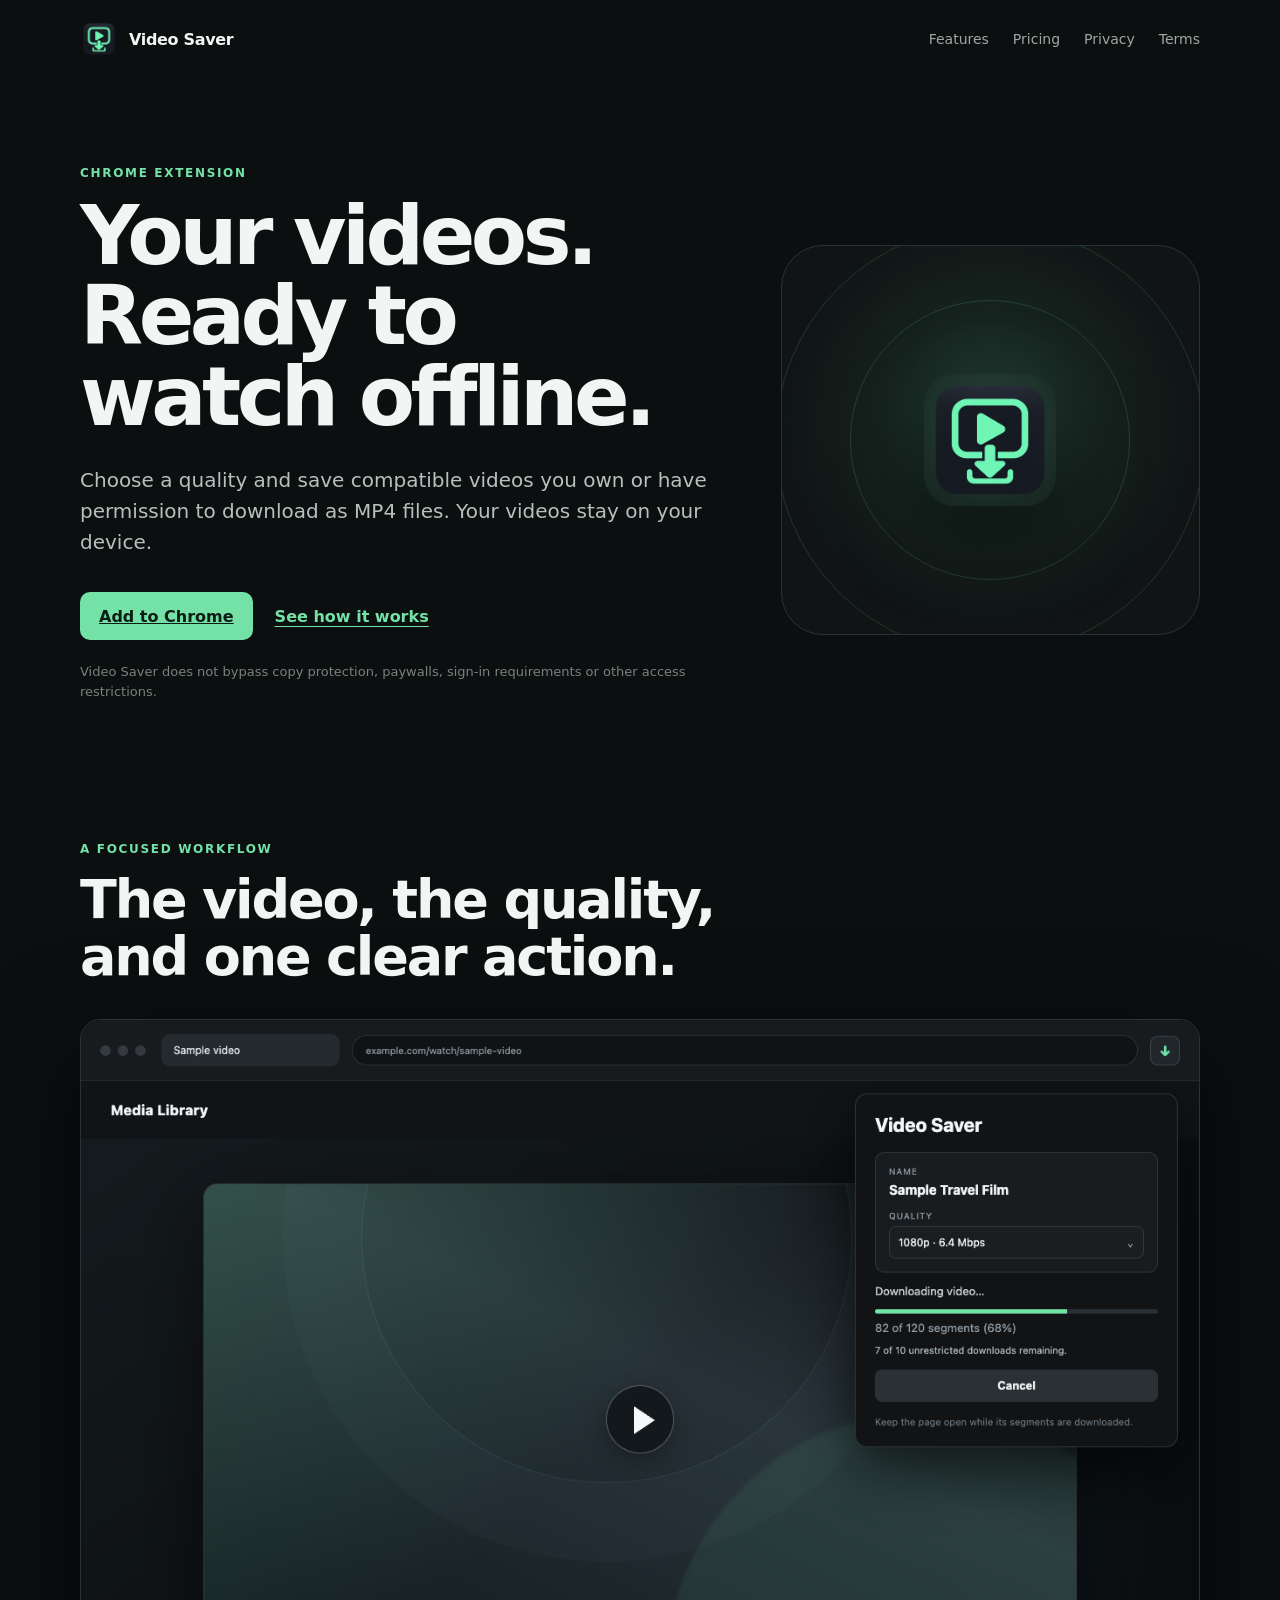
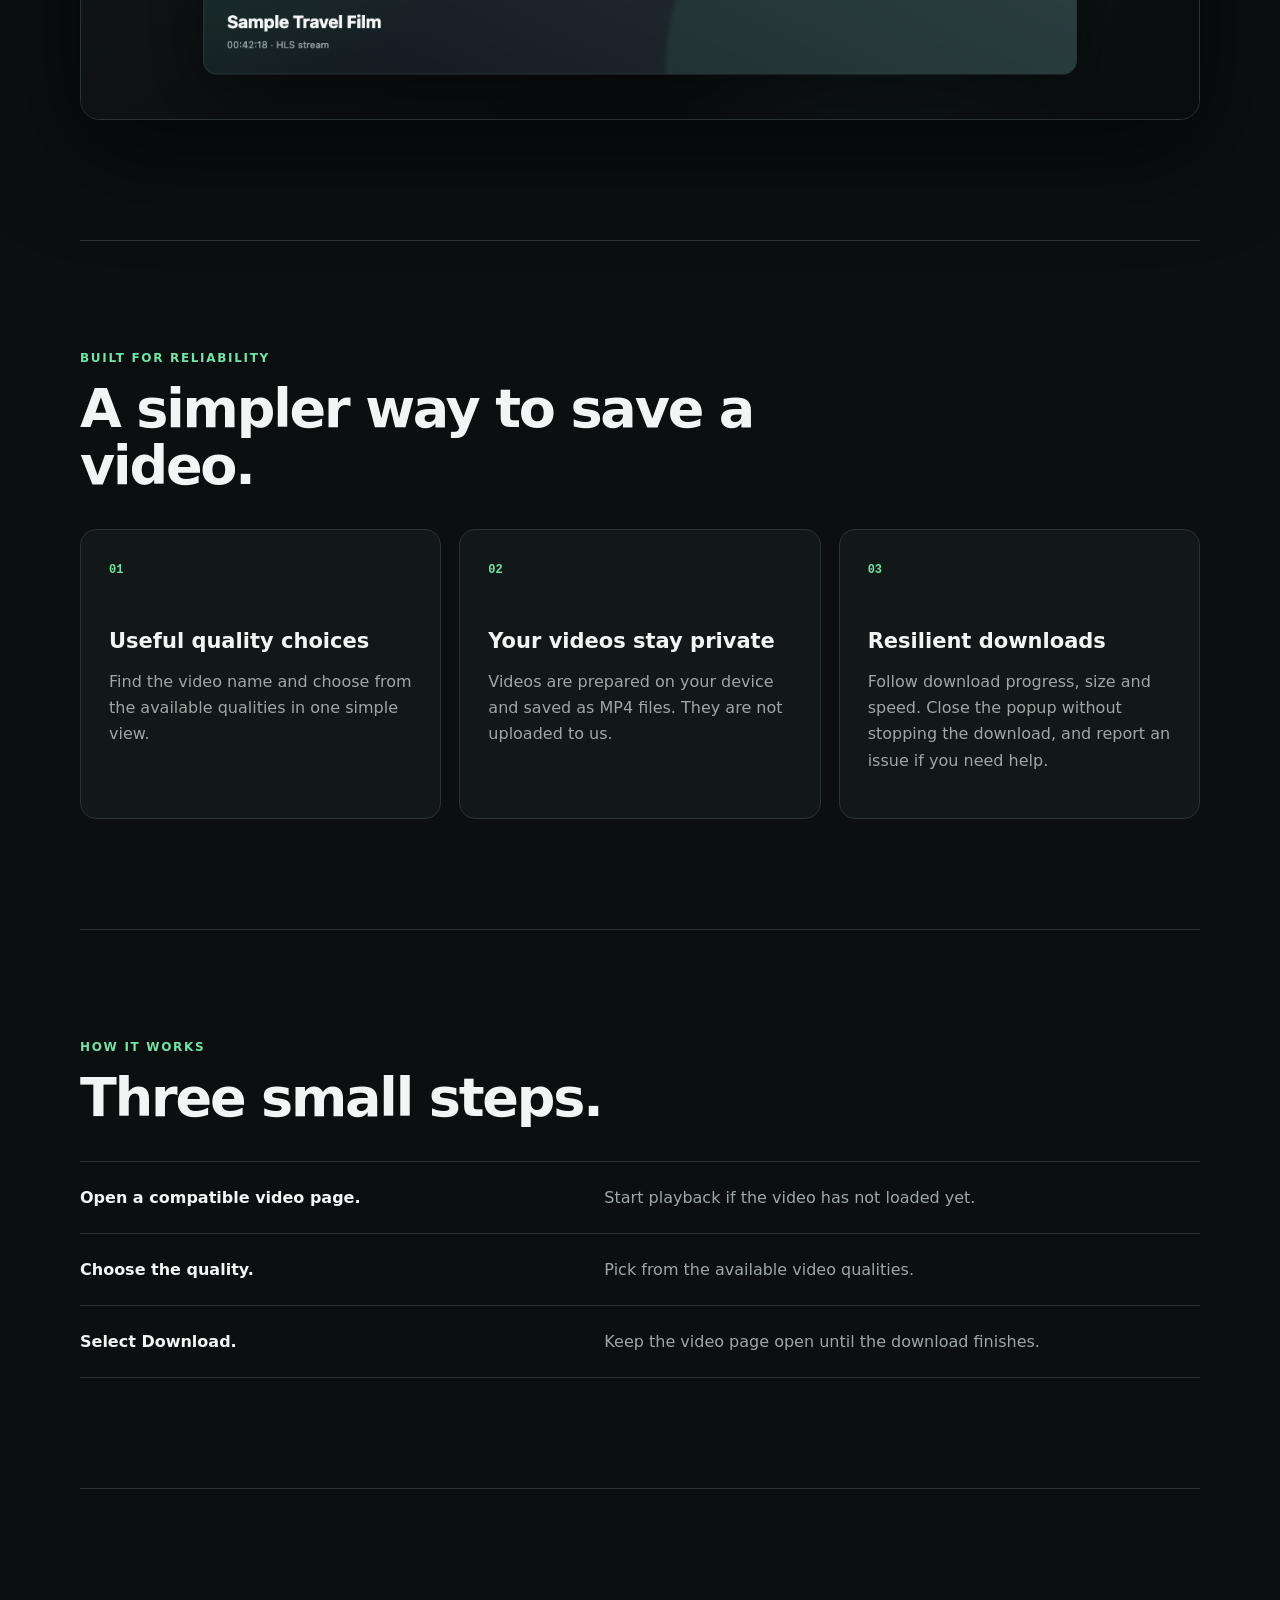
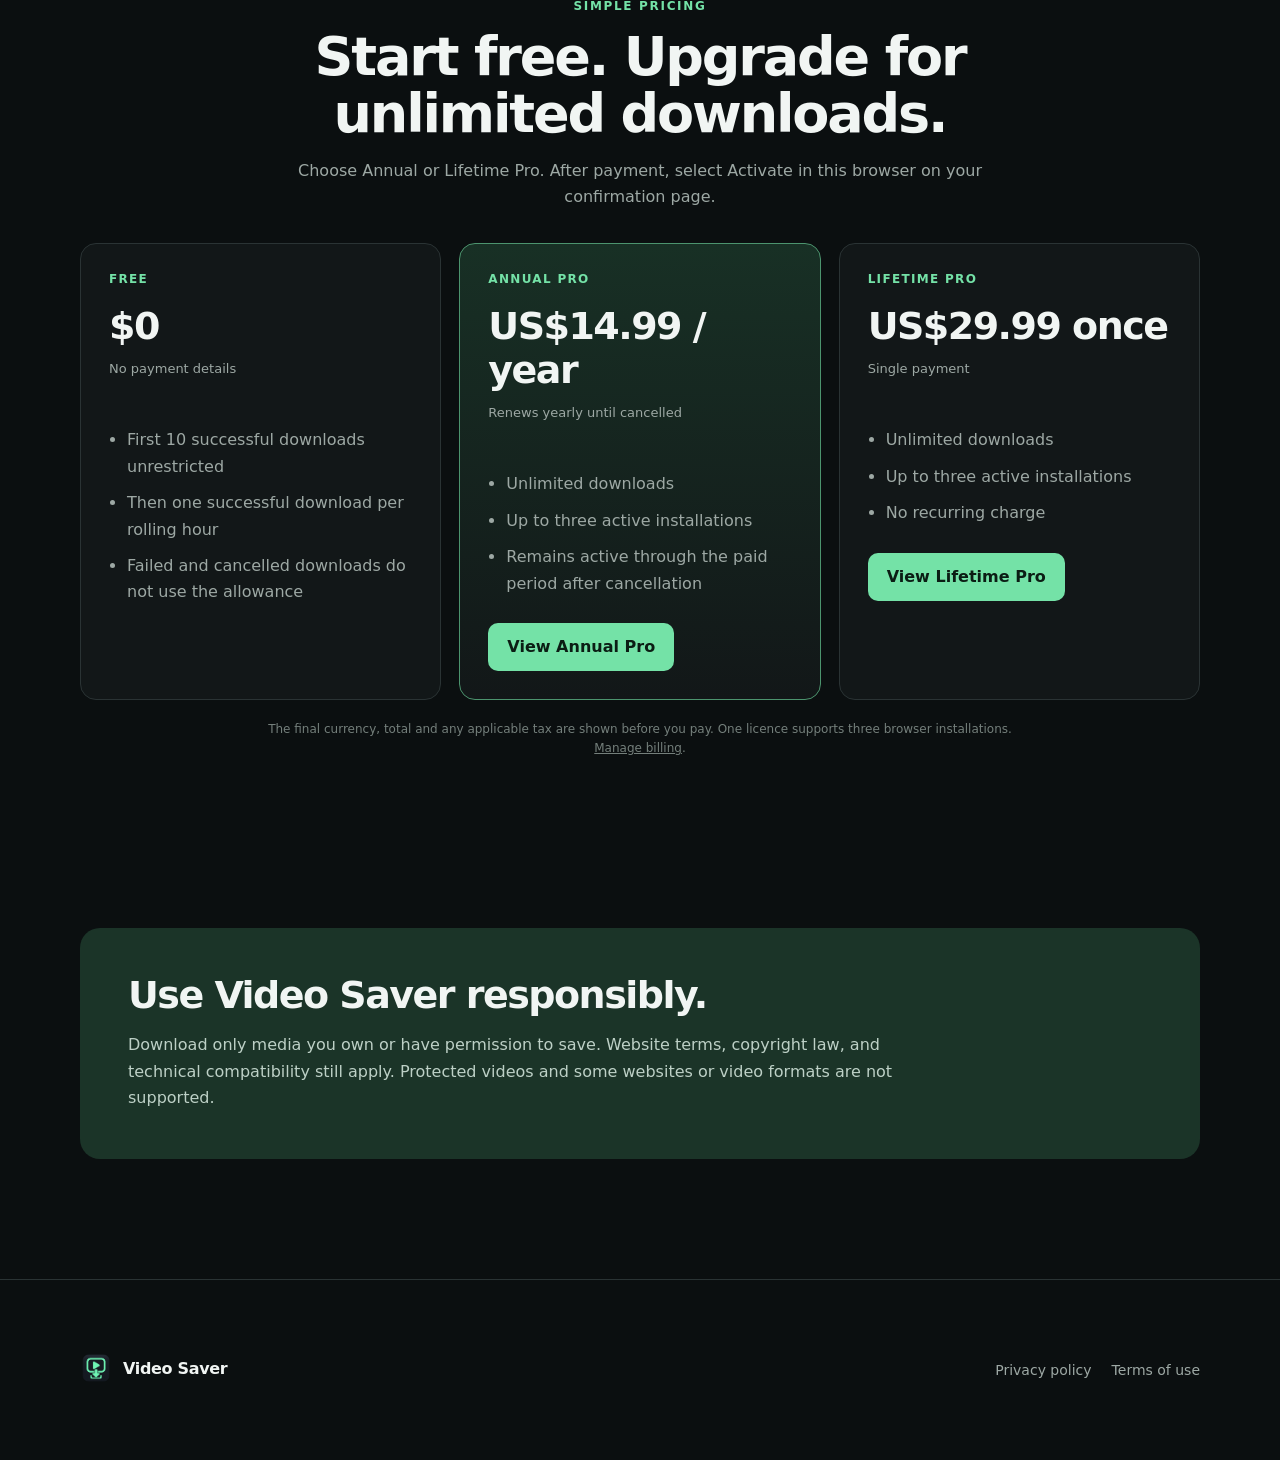
<file: index.html>
<!doctype html>
<html lang="en">

<head>
  <meta charset="utf-8">
  <meta name="viewport" content="width=device-width, initial-scale=1">
  <meta name="description"
    content="Save compatible videos you own or have permission to download as MP4 files.">
  <title>Video Saver — Save videos for offline viewing</title>
  <link rel="icon" href="assets/icon.png">
  <link rel="stylesheet" href="styles.css">
</head>

<body>
  <header class="nav shell">
    <a class="brand" href="index.html" aria-label="Video Saver home">
      <img src="assets/icon.png" width="38" height="38" alt="">
      <span>Video Saver</span>
    </a>
    <nav aria-label="Main navigation">
      <a href="#features">Features</a>
      <a href="upgrade.html">Pricing</a>
      <a href="privacy.html">Privacy</a>
      <a href="terms.html">Terms</a>
    </nav>
  </header>

  <main>
    <section class="hero shell">
      <div class="hero-copy">
        <p class="eyebrow">Chrome extension</p>
        <h1>Your videos. Ready to watch offline.</h1>
        <p class="lede">Choose a quality and save compatible videos you own or have permission to download as MP4 files. Your videos stay on your device.</p>
        <div class="hero-actions">
          <a class="button" href="https://chromewebstore.google.com/detail/agghiikpimdgpdildjpdkkhkfejehppe?utm_source=item-share-cb">Add to Chrome</a>
          <a class="text-link" href="#how-it-works">See how it works</a>
        </div>
        <p class="microcopy">Video Saver does not bypass copy protection, paywalls, sign-in requirements or other access restrictions.</p>
      </div>
      <div class="hero-mark" aria-hidden="true">
        <span class="ring ring-one"></span><span class="ring ring-two"></span>
        <img src="assets/icon.png" width="132" height="132" alt="">
      </div>
    </section>

    <section class="product-shot shell" aria-labelledby="preview-heading">
      <div class="section-heading">
        <p class="eyebrow">A focused workflow</p>
        <h2 id="preview-heading">The video, the quality, and one clear action.</h2>
      </div>
      <img src="assets/video-saver-screenshot.png" width="1280" height="800"
        alt="Video Saver downloading a sample travel film at 1080p">
    </section>

    <section id="features" class="feature-section shell">
      <div class="section-heading">
        <p class="eyebrow">Built for reliability</p>
        <h2>A simpler way to save a video.</h2>
      </div>
      <div class="feature-grid">
        <article><span>01</span>
          <h3>Useful quality choices</h3>
          <p>Find the video name and choose from the available qualities in one simple view.
          </p>
        </article>
        <article><span>02</span>
          <h3>Your videos stay private</h3>
          <p>Videos are prepared on your device and saved as MP4 files. They are not uploaded to us.</p>
        </article>
        <article><span>03</span>
          <h3>Resilient downloads</h3>
          <p>Follow download progress, size and speed. Close the popup without stopping the download, and report an issue if you need help.</p>
        </article>
      </div>
    </section>

    <section id="how-it-works" class="steps shell">
      <div class="section-heading">
        <p class="eyebrow">How it works</p>
        <h2>Three small steps.</h2>
      </div>
      <ol>
        <li><strong>Open a compatible video page.</strong><span>Start playback if the video has not loaded yet.</span>
        </li>
        <li><strong>Choose the quality.</strong><span>Pick from the available video qualities.</span></li>
        <li><strong>Select Download.</strong><span>Keep the video page open until the download finishes.</span></li>
      </ol>
    </section>

    <section id="pricing" class="pricing-section shell">
      <div class="section-heading centered">
        <p class="eyebrow">Simple pricing</p>
        <h2>Start free. Upgrade for unlimited downloads.</h2>
        <p>Choose Annual or Lifetime Pro. After payment, select Activate in this browser on your confirmation page.</p>
      </div>
      <div class="pricing-grid">
        <article class="price-card">
          <p class="plan">Free</p>
          <h3>$0</h3>
          <p class="price-note">No payment details</p>
          <ul>
            <li>First 10 successful downloads unrestricted</li>
            <li>Then one successful download per rolling hour</li>
            <li>Failed and cancelled downloads do not use the allowance</li>
          </ul>
        </article>
        <article class="price-card featured" data-plan="annual">
          <p class="plan">Annual Pro</p>
          <h3 data-price>See price at checkout</h3><p data-regional-price hidden></p>
          <p class="price-note">Renews yearly until cancelled</p>
          <ul>
            <li>Unlimited downloads</li>
            <li>Up to three active installations</li>
            <li>Remains active through the paid period after cancellation</li>
          </ul>
          <a class="button" href="upgrade.html">View Annual Pro</a>
        </article>
        <article class="price-card" data-plan="lifetime">
          <p class="plan">Lifetime Pro</p>
          <h3 data-price>See price at checkout</h3><p data-regional-price hidden></p>
          <p class="price-note">Single payment</p>
          <ul>
            <li>Unlimited downloads</li>
            <li>Up to three active installations</li>
            <li>No recurring charge</li>
          </ul>
          <a class="button" href="upgrade.html">View Lifetime Pro</a>
        </article>
      </div>
      <p class="pricing-legal">The final currency, total and any applicable tax are shown before you pay. One licence supports three browser installations. <a href="https://link.com" rel="noreferrer">Manage billing</a>.</p>
    </section>

    <section class="limits shell">
      <h2>Use Video Saver responsibly.</h2>
      <p>Download only media you own or have permission to save. Website terms, copyright law, and technical
        compatibility still apply. Protected videos and some websites or video formats are not supported.</p>
    </section>
  </main>

  <footer>
    <div class="shell footer-grid">
      <div><a class="brand" href="index.html"><img src="assets/icon.png" width="32" height="32" alt=""><span>Video
            Saver</span></a></div>
      <div class="footer-links"><a href="privacy.html">Privacy policy</a><a href="terms.html">Terms of use</a></div>
    </div>
  </footer>
  <script src="purchase-config.js"></script><script src="purchase.js"></script>
</body>

</html>
</file>
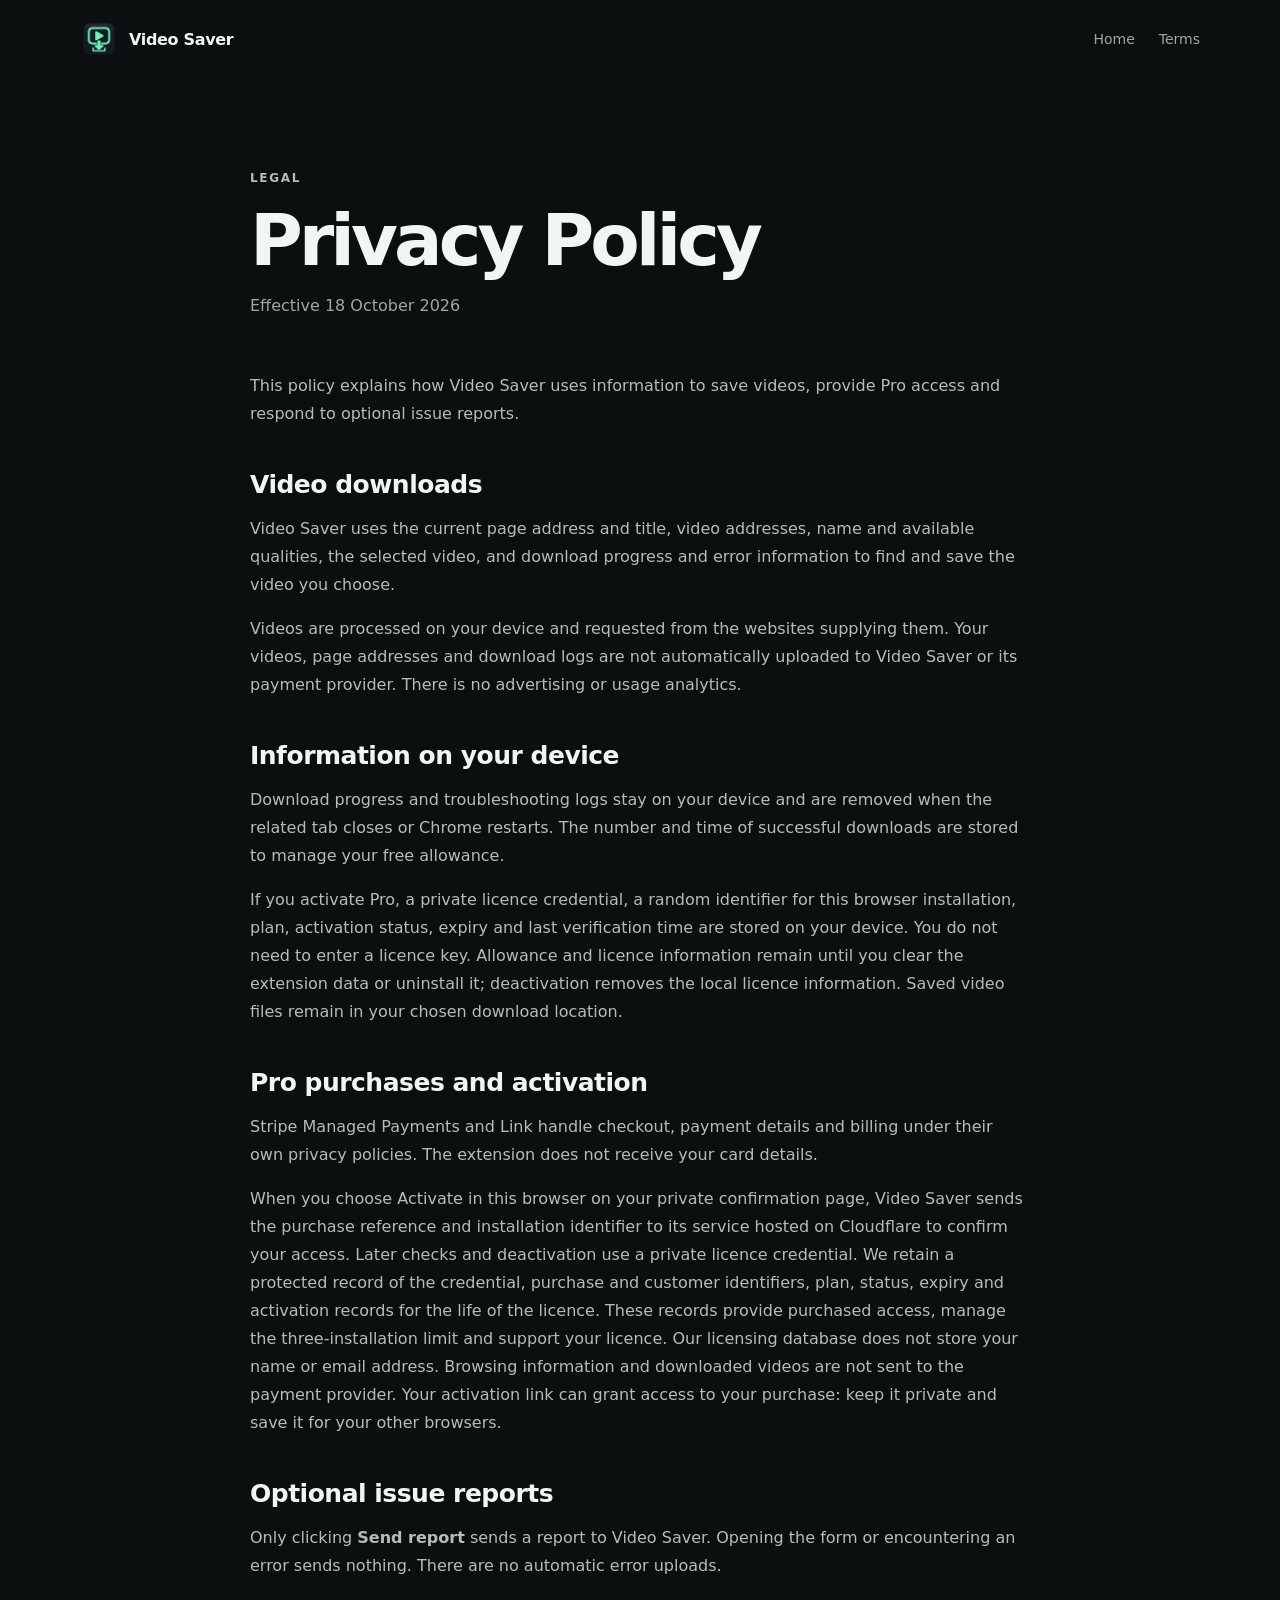
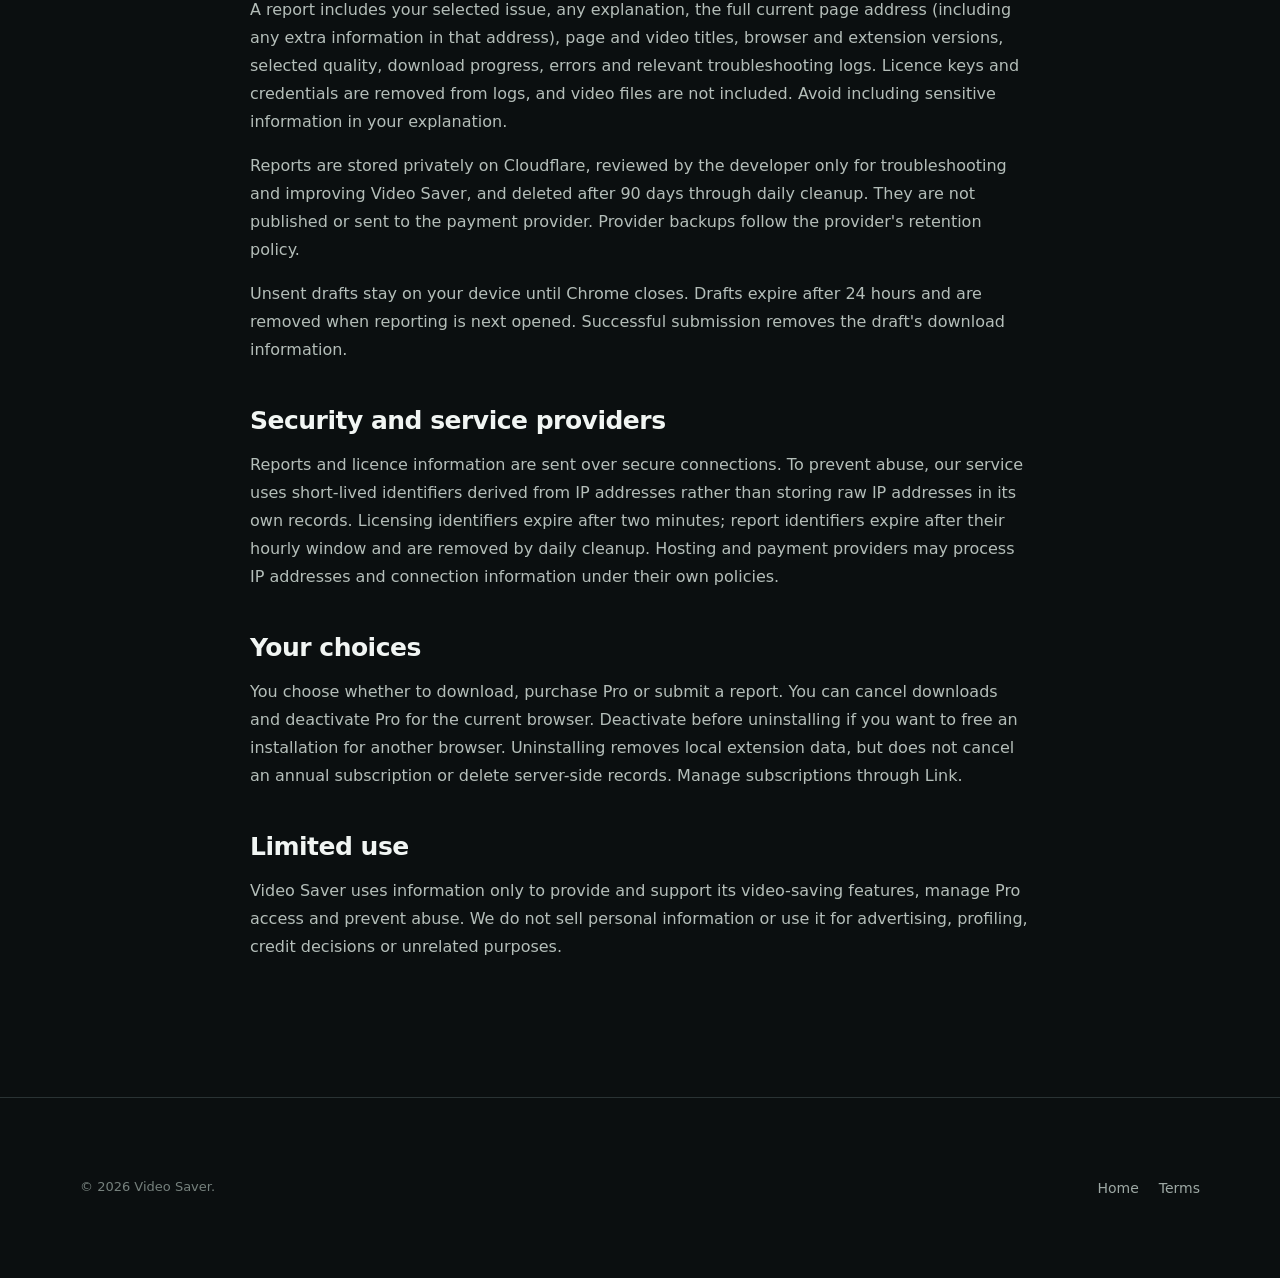
<file: privacy.html>
<!doctype html>
<html lang="en">
  <head><meta charset="utf-8"><meta name="viewport" content="width=device-width, initial-scale=1"><meta name="description" content="Video Saver privacy policy"><title>Privacy Policy — Video Saver</title><link rel="icon" href="assets/icon.png"><link rel="stylesheet" href="styles.css"></head>
  <body>
    <header class="nav shell"><a class="brand" href="index.html"><img src="assets/icon.png" width="38" height="38" alt=""><span>Video Saver</span></a><nav><a href="index.html">Home</a><a href="terms.html">Terms</a></nav></header>
    <main class="legal shell">
      <p class="eyebrow">Legal</p><h1>Privacy Policy</h1><p class="effective">Effective 18 October 2026</p>
      <p>This policy explains how Video Saver uses information to save videos, provide Pro access and respond to optional issue reports.</p>
      <h2>Video downloads</h2>
      <p>Video Saver uses the current page address and title, video addresses, name and available qualities, the selected video, and download progress and error information to find and save the video you choose.</p>
      <p>Videos are processed on your device and requested from the websites supplying them. Your videos, page addresses and download logs are not automatically uploaded to Video Saver or its payment provider. There is no advertising or usage analytics.</p>
      <h2>Information on your device</h2>
      <p>Download progress and troubleshooting logs stay on your device and are removed when the related tab closes or Chrome restarts. The number and time of successful downloads are stored to manage your free allowance.</p>
      <p>If you activate Pro, a private licence credential, a random identifier for this browser installation, plan, activation status, expiry and last verification time are stored on your device. You do not need to enter a licence key. Allowance and licence information remain until you clear the extension data or uninstall it; deactivation removes the local licence information. Saved video files remain in your chosen download location.</p>
      <h2>Pro purchases and activation</h2>
      <p>Stripe Managed Payments and Link handle checkout, payment details and billing under their own privacy policies. The extension does not receive your card details.</p>
      <p>When you choose Activate in this browser on your private confirmation page, Video Saver sends the purchase reference and installation identifier to its service hosted on Cloudflare to confirm your access. Later checks and deactivation use a private licence credential. We retain a protected record of the credential, purchase and customer identifiers, plan, status, expiry and activation records for the life of the licence. These records provide purchased access, manage the three-installation limit and support your licence. Our licensing database does not store your name or email address. Browsing information and downloaded videos are not sent to the payment provider. Your activation link can grant access to your purchase: keep it private and save it for your other browsers.</p>
      <h2>Optional issue reports</h2>
      <p>Only clicking <strong>Send report</strong> sends a report to Video Saver. Opening the form or encountering an error sends nothing. There are no automatic error uploads.</p>
      <p>A report includes your selected issue, any explanation, the full current page address (including any extra information in that address), page and video titles, browser and extension versions, selected quality, download progress, errors and relevant troubleshooting logs. Licence keys and credentials are removed from logs, and video files are not included. Avoid including sensitive information in your explanation.</p>
      <p>Reports are stored privately on Cloudflare, reviewed by the developer only for troubleshooting and improving Video Saver, and deleted after 90 days through daily cleanup. They are not published or sent to the payment provider. Provider backups follow the provider's retention policy.</p>
      <p>Unsent drafts stay on your device until Chrome closes. Drafts expire after 24 hours and are removed when reporting is next opened. Successful submission removes the draft's download information.</p>
      <h2>Security and service providers</h2>
      <p>Reports and licence information are sent over secure connections. To prevent abuse, our service uses short-lived identifiers derived from IP addresses rather than storing raw IP addresses in its own records. Licensing identifiers expire after two minutes; report identifiers expire after their hourly window and are removed by daily cleanup. Hosting and payment providers may process IP addresses and connection information under their own policies.</p>
      <h2>Your choices</h2>
      <p>You choose whether to download, purchase Pro or submit a report. You can cancel downloads and deactivate Pro for the current browser. Deactivate before uninstalling if you want to free an installation for another browser. Uninstalling removes local extension data, but does not cancel an annual subscription or delete server-side records. Manage subscriptions through Link.</p>
      <h2>Limited use</h2>
      <p>Video Saver uses information only to provide and support its video-saving features, manage Pro access and prevent abuse. We do not sell personal information or use it for advertising, profiling, credit decisions or unrelated purposes.</p>
    </main>
    <footer><div class="shell footer-grid"><p>© 2026 Video Saver.</p><div class="footer-links"><a href="index.html">Home</a><a href="terms.html">Terms</a></div></div></footer>
  </body>
</html>
</file>
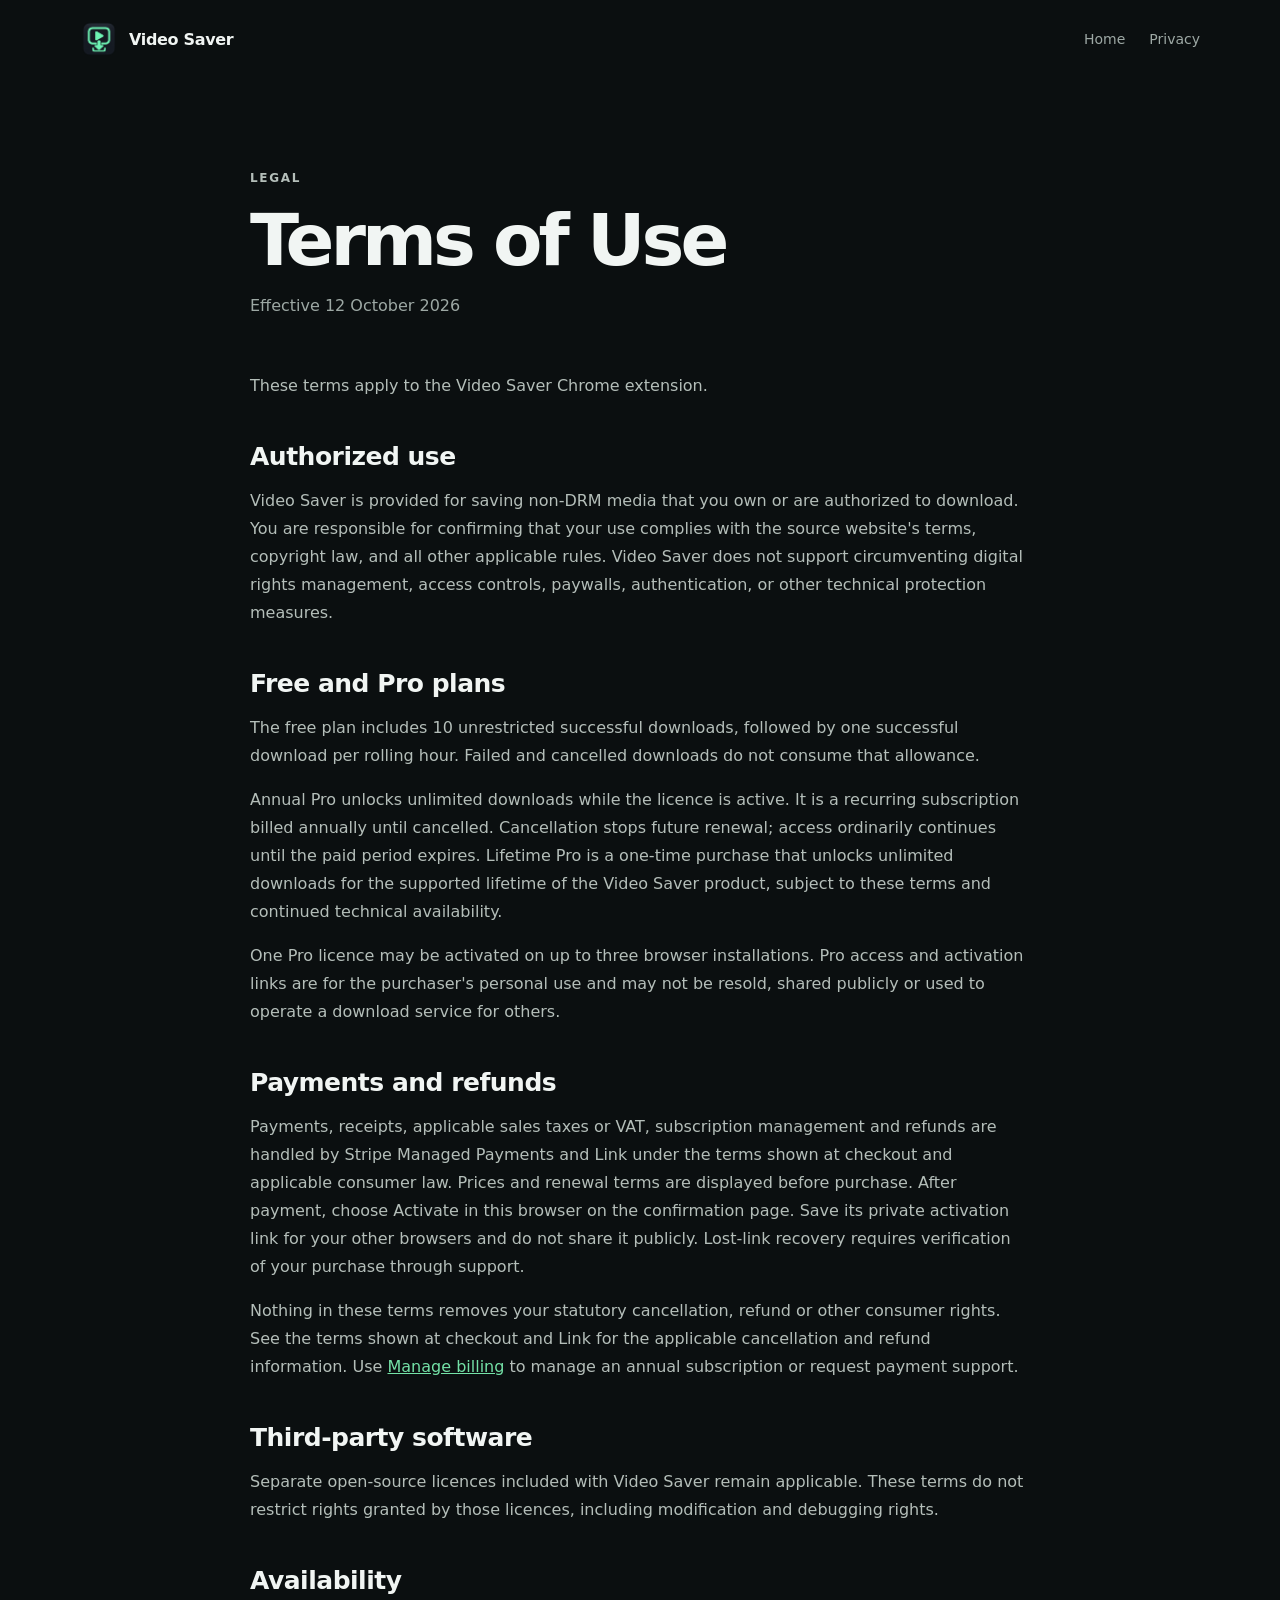
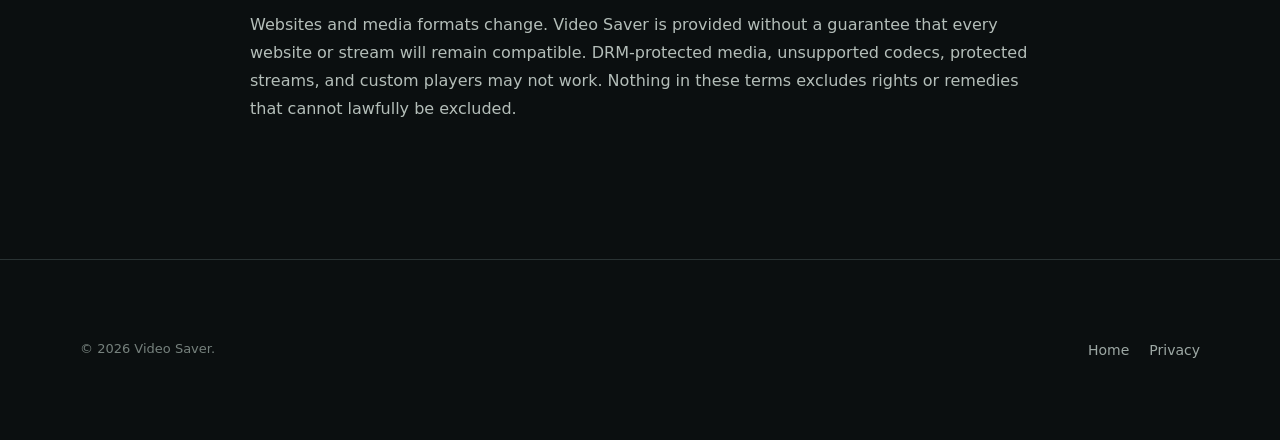
<file: terms.html>
<!doctype html>
<html lang="en">
  <head><meta charset="utf-8"><meta name="viewport" content="width=device-width, initial-scale=1"><meta name="description" content="Video Saver terms of use"><title>Terms of Use — Video Saver</title><link rel="icon" href="assets/icon.png"><link rel="stylesheet" href="styles.css"></head>
  <body>
    <header class="nav shell"><a class="brand" href="index.html"><img src="assets/icon.png" width="38" height="38" alt=""><span>Video Saver</span></a><nav><a href="index.html">Home</a><a href="privacy.html">Privacy</a></nav></header>
    <main class="legal shell">
      <p class="eyebrow">Legal</p><h1>Terms of Use</h1><p class="effective">Effective 12 October 2026</p>
      <p>These terms apply to the Video Saver Chrome extension.</p>
      <h2>Authorized use</h2><p>Video Saver is provided for saving non-DRM media that you own or are authorized to download. You are responsible for confirming that your use complies with the source website's terms, copyright law, and all other applicable rules. Video Saver does not support circumventing digital rights management, access controls, paywalls, authentication, or other technical protection measures.</p>
      <h2>Free and Pro plans</h2><p>The free plan includes 10 unrestricted successful downloads, followed by one successful download per rolling hour. Failed and cancelled downloads do not consume that allowance.</p><p>Annual Pro unlocks unlimited downloads while the licence is active. It is a recurring subscription billed annually until cancelled. Cancellation stops future renewal; access ordinarily continues until the paid period expires. Lifetime Pro is a one-time purchase that unlocks unlimited downloads for the supported lifetime of the Video Saver product, subject to these terms and continued technical availability.</p><p>One Pro licence may be activated on up to three browser installations. Pro access and activation links are for the purchaser's personal use and may not be resold, shared publicly or used to operate a download service for others.</p>
      <h2>Payments and refunds</h2><p>Payments, receipts, applicable sales taxes or VAT, subscription management and refunds are handled by Stripe Managed Payments and Link under the terms shown at checkout and applicable consumer law. Prices and renewal terms are displayed before purchase. After payment, choose Activate in this browser on the confirmation page. Save its private activation link for your other browsers and do not share it publicly. Lost-link recovery requires verification of your purchase through support.</p><p>Nothing in these terms removes your statutory cancellation, refund or other consumer rights. See the terms shown at checkout and Link for the applicable cancellation and refund information. Use <a href="https://link.com" rel="noreferrer">Manage billing</a> to manage an annual subscription or request payment support.</p>
      <h2>Third-party software</h2><p>Separate open-source licences included with Video Saver remain applicable. These terms do not restrict rights granted by those licences, including modification and debugging rights.</p>
      <h2>Availability</h2><p>Websites and media formats change. Video Saver is provided without a guarantee that every website or stream will remain compatible. DRM-protected media, unsupported codecs, protected streams, and custom players may not work. Nothing in these terms excludes rights or remedies that cannot lawfully be excluded.</p>
    </main>
    <footer><div class="shell footer-grid"><p>© 2026 Video Saver.</p><div class="footer-links"><a href="index.html">Home</a><a href="privacy.html">Privacy</a></div></div></footer>
  </body>
</html>
</file>
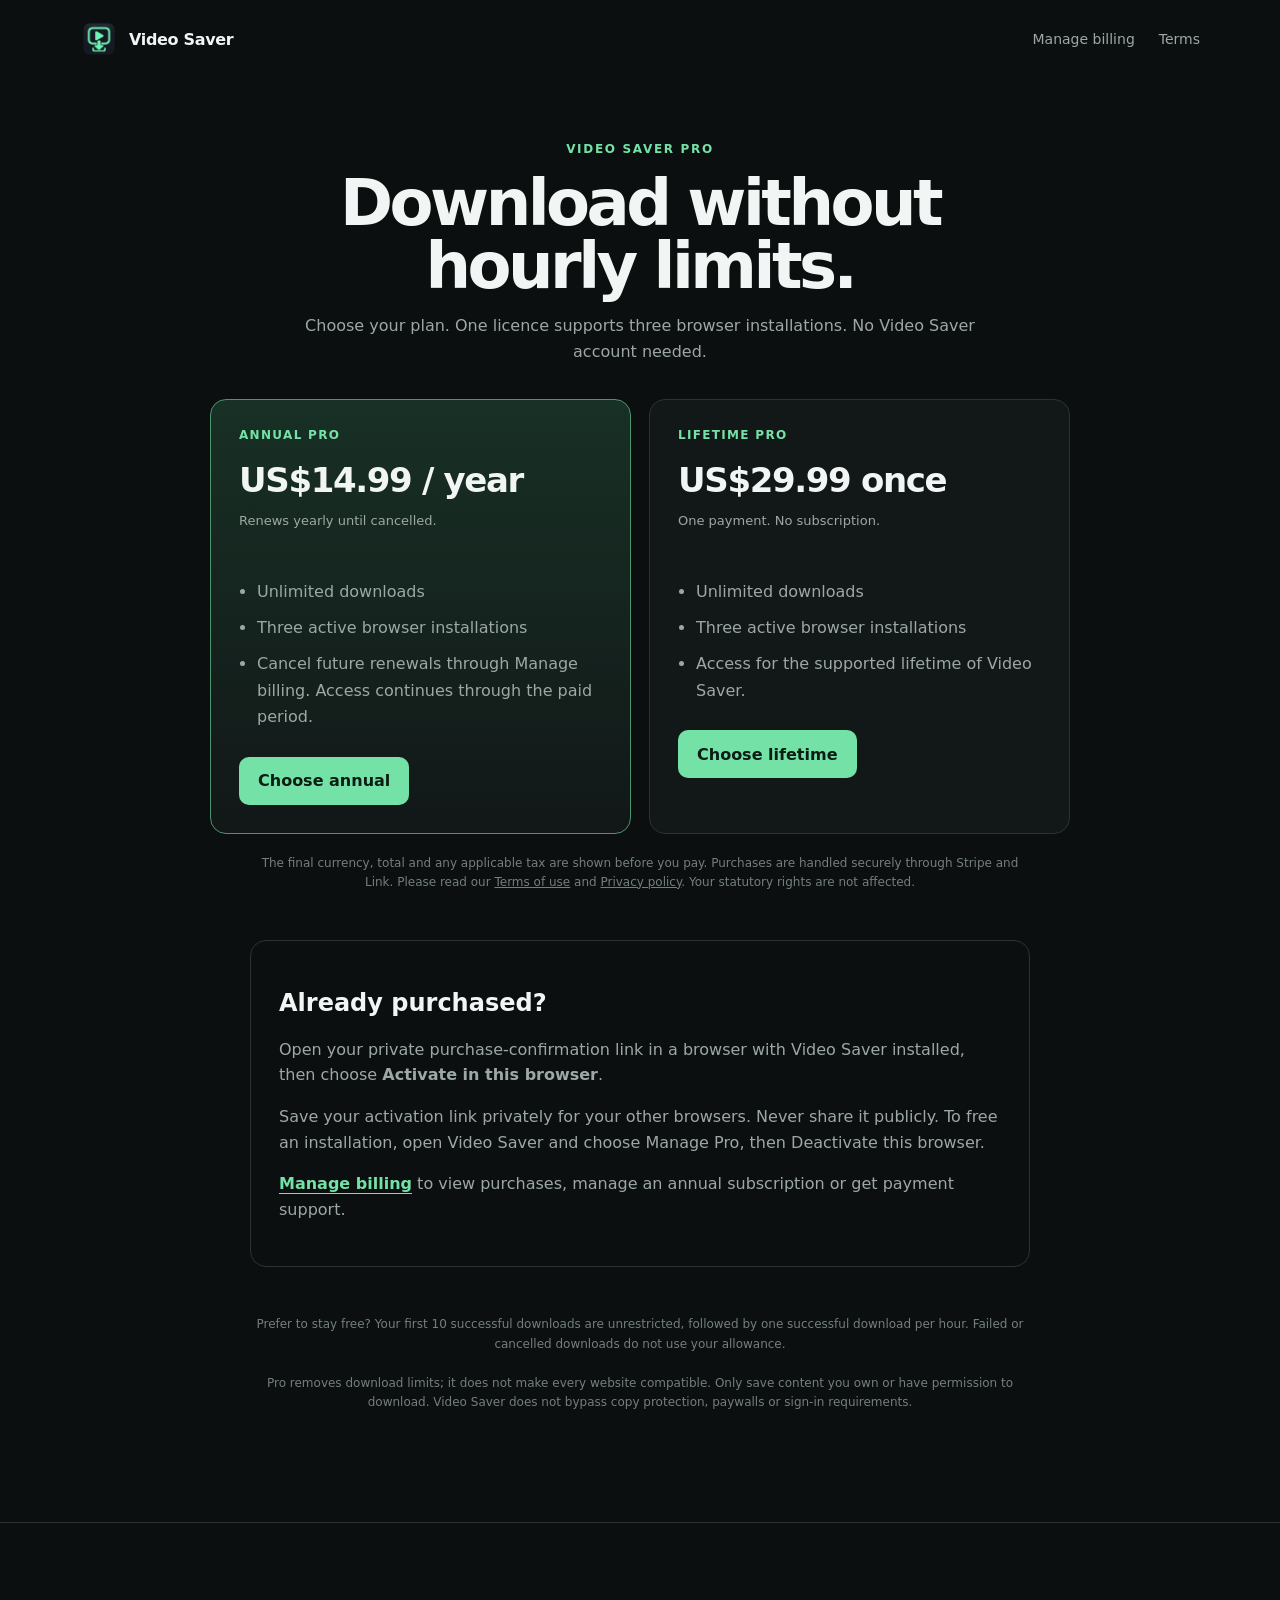
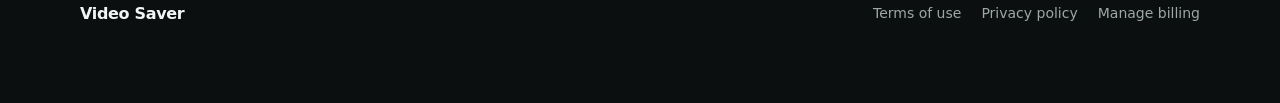
<file: upgrade.html>
<!doctype html>
<html lang="en">

<head>
  <meta charset="utf-8">
  <meta name="viewport" content="width=device-width, initial-scale=1">
  <meta name="description" content="Choose Annual or Lifetime Video Saver Pro for unlimited downloads.">
  <title>Video Saver Pro — Unlimited downloads</title>
  <link rel="icon" href="assets/icon.png">
  <link rel="stylesheet" href="styles.css">
</head>

<body>
  <header class="nav shell">
    <a class="brand" href="index.html"><img src="assets/icon.png" width="38" height="38" alt=""><span>Video
        Saver</span></a>
    <nav><a href="https://link.com" rel="noreferrer">Manage billing</a><a href="terms.html">Terms</a></nav>
  </header>
  <main>
    <section class="pricing-section shell purchase-page">
      <div class="section-heading centered">
        <p class="eyebrow">Video Saver Pro</p>
        <h1>Download without hourly limits.</h1>
        <p>Choose your plan. One licence supports three browser installations. No Video Saver account needed.</p>
      </div>
      <div class="pricing-grid pro-grid">
        <article class="price-card featured" data-plan="annual">
          <p class="plan">Annual Pro</p>
          <h2 data-price>See price at checkout</h2>
          <p data-regional-price hidden></p>
          <p class="price-note">Renews yearly until cancelled.</p>
          <ul>
            <li>Unlimited downloads</li>
            <li>Three active browser installations</li>
            <li>Cancel future renewals through Manage billing. Access continues through the paid period.</li>
          </ul>
          <a class="button disabled" data-checkout aria-disabled="true">Choose annual</a>
        </article>
        <article class="price-card" data-plan="lifetime">
          <p class="plan">Lifetime Pro</p>
          <h2 data-price>See price at checkout</h2>
          <p data-regional-price hidden></p>
          <p class="price-note">One payment. No subscription.</p>
          <ul>
            <li>Unlimited downloads</li>
            <li>Three active browser installations</li>
            <li>Access for the supported lifetime of Video Saver.</li>
          </ul>
          <a class="button disabled" data-checkout aria-disabled="true">Choose lifetime</a>
        </article>
      </div>
      <p class="pricing-legal">The final currency, total and any applicable tax are shown before you pay. Purchases are
        handled securely through Stripe and Link. Please read our <a href="terms.html">Terms of use</a> and <a
          href="privacy.html">Privacy policy</a>. Your statutory rights are not affected.</p>
      <section class="activation-help">
        <h2>Already purchased?</h2>
        <p>Open your private purchase-confirmation link in a browser with Video Saver installed, then choose
          <strong>Activate in this browser</strong>.</p>
        <p>Save your activation link privately for your other browsers. Never share it publicly. To free an
          installation, open Video Saver and choose Manage Pro, then Deactivate this browser.</p>
        <p><a class="text-link" href="https://link.com" rel="noreferrer">Manage billing</a> to view purchases, manage an
          annual subscription or get payment support.</p>
      </section>
      <p class="pricing-legal">Prefer to stay free? Your first 10 successful downloads are unrestricted, followed by one
        successful download per hour. Failed or cancelled downloads do not use your allowance.</p>
      <p class="pricing-legal">Pro removes download limits; it does not make every website compatible. Only save content
        you own or have permission to download. Video Saver does not bypass copy protection, paywalls or sign-in
        requirements.</p>
    </section>
  </main>
  <footer>
    <div class="shell footer-grid"><a class="brand" href="index.html">Video Saver</a>
      <div class="footer-links"><a href="terms.html">Terms of use</a><a href="privacy.html">Privacy policy</a><a
          href="https://link.com" rel="noreferrer">Manage billing</a></div>
    </div>
  </footer>
  <script src="purchase-config.js"></script>
  <script src="purchase.js"></script>
</body>

</html>
</file>
<file: styles.css>
:root {
  color-scheme: dark;
  --bg: #0b0f10; --surface: #121718; --surface-2: #192021; --line: #2a3334;
  --text: #f1f5f3; --muted: #9da8a4; --green: #74e2a7; --green-soft: #1b3428;
  font-family: Inter, ui-sans-serif, system-ui, -apple-system, BlinkMacSystemFont, "Segoe UI", sans-serif;
}
* { box-sizing: border-box; }
html { scroll-behavior: smooth; }
body { margin: 0; background: var(--bg); color: var(--text); }
a { color: inherit; }
.shell { width: min(1120px, calc(100% - 40px)); margin-inline: auto; }
.nav { min-height: 78px; display: flex; align-items: center; justify-content: space-between; gap: 24px; }
.brand { display: inline-flex; align-items: center; gap: 11px; text-decoration: none; font-weight: 780; letter-spacing: -.02em; }
.brand img { border-radius: 9px; }
nav { display: flex; gap: 24px; }
nav a, .footer-links a { color: var(--muted); text-decoration: none; font-size: 14px; }
nav a:hover, .footer-links a:hover { color: var(--text); }
.hero { min-height: 640px; display: grid; grid-template-columns: 1.2fr .8fr; align-items: center; gap: 72px; padding-block: 88px; }
.eyebrow { margin: 0 0 16px; color: var(--green); font-size: 12px; font-weight: 800; letter-spacing: .14em; text-transform: uppercase; }
h1 { max-width: 780px; margin: 0; font-size: clamp(48px, 7vw, 82px); line-height: .98; letter-spacing: -.055em; }
.lede { max-width: 660px; margin: 28px 0 0; color: #b6c0bd; font-size: 20px; line-height: 1.55; }
.hero-actions { display: flex; align-items: center; gap: 22px; margin-top: 34px; }
.button { display: inline-flex; min-height: 48px; align-items: center; padding: 0 19px; border-radius: 10px; background: var(--green); color: #0b1d14; font-weight: 800; }
.button.disabled { cursor: default; opacity: .82; }
.text-link { color: var(--green); font-weight: 700; text-underline-offset: 4px; }
.microcopy { max-width: 620px; margin-top: 22px; color: #77827e; font-size: 13px; line-height: 1.5; }
.hero-mark { position: relative; display: grid; min-height: 390px; place-items: center; overflow: hidden; border: 1px solid var(--line); border-radius: 42px; background: radial-gradient(circle at 50% 45%, #27463a 0, #16231e 36%, #101415 70%); }
.hero-mark img { position: relative; z-index: 2; border-radius: 30px; box-shadow: 0 28px 80px #0008; }
.ring { position: absolute; border: 1px solid #74e2a72b; border-radius: 50%; }
.ring-one { width: 280px; height: 280px; }.ring-two { width: 430px; height: 430px; }
.section-heading { max-width: 700px; margin-bottom: 34px; }
.section-heading.centered { margin-inline: auto; text-align: center; }
.section-heading h2, .limits h2 { margin: 0; font-size: clamp(34px, 5vw, 54px); line-height: 1.05; letter-spacing: -.04em; }
.section-heading > p:last-child { color: var(--muted); line-height: 1.6; }
.product-shot { padding: 40px 0 120px; }
.product-shot > img { display: block; width: 100%; height: auto; border: 1px solid var(--line); border-radius: 20px; box-shadow: 0 30px 100px #0009; }
.feature-section, .steps, .pricing-section { padding: 110px 0; border-top: 1px solid var(--line); }
.feature-grid, .pricing-grid { display: grid; grid-template-columns: repeat(3, 1fr); gap: 18px; }
.feature-grid article, .price-card { padding: 28px; border: 1px solid var(--line); border-radius: 16px; background: var(--surface); }
.feature-grid article > span { color: var(--green); font: 700 12px ui-monospace, monospace; }
.feature-grid h3 { margin: 52px 0 10px; font-size: 21px; }
.feature-grid p, .price-card li, .limits p { color: var(--muted); line-height: 1.65; }
.steps ol { margin: 0; padding: 0; list-style: none; border-top: 1px solid var(--line); }
.steps li { display: grid; grid-template-columns: 1fr 1.2fr; gap: 28px; padding: 26px 0; border-bottom: 1px solid var(--line); }
.steps li span { color: var(--muted); }
.price-card.featured { border-color: #4c946e; background: linear-gradient(180deg, #183025, var(--surface)); }
.plan { margin: 0; color: var(--green); font-size: 12px; font-weight: 800; letter-spacing: .11em; text-transform: uppercase; }
.price-card h3 { margin: 18px 0 4px; font-size: 38px; letter-spacing: -.04em; }
.price-card h3 small { color: var(--muted); font-size: 14px; font-weight: 500; }
.price-card h2 { margin: 18px 0 4px; font-size: 34px; letter-spacing: -.04em; }
.price-card .button { margin-top: 26px; text-decoration: none; }
.button[aria-disabled="true"] { pointer-events: none; opacity: .55; }
.pro-grid { grid-template-columns: repeat(2, 1fr); max-width: 860px; margin-inline: auto; }
.purchase-page { border-top: 0; padding-top: 64px; }
.purchase-page h1 { font-size: clamp(40px, 6vw, 64px); }
.activation-help { max-width: 780px; margin: 48px auto; padding: 28px; border: 1px solid var(--line); border-radius: 16px; }
.activation-help p { color: var(--muted); line-height: 1.6; }
.price-note { min-height: 38px; color: var(--muted); font-size: 13px; }
.price-card ul { margin: 28px 0 0; padding-left: 18px; }
.price-card li + li { margin-top: 10px; }
.pricing-legal { max-width: 780px; margin: 20px auto 0; color: #747f7b; font-size: 12px; line-height: 1.6; text-align: center; }
.limits { margin-block: 60px 120px; padding: 48px; border-radius: 20px; background: var(--green-soft); }
.limits h2 { font-size: 38px; }.limits p { max-width: 820px; margin-bottom: 0; color: #bdd0c6; }
footer { border-top: 1px solid var(--line); }
.footer-grid { min-height: 180px; display: flex; align-items: center; justify-content: space-between; gap: 32px; }
.footer-grid p { max-width: 560px; color: #76817d; font-size: 13px; line-height: 1.55; }
.footer-links { display: flex; gap: 20px; flex-wrap: wrap; }
.legal { max-width: 780px; padding: 90px 0 120px; }
.legal h1 { font-size: clamp(48px, 7vw, 72px); }
.legal .effective { margin-bottom: 52px; color: var(--muted); }
.legal h2 { margin: 42px 0 12px; font-size: 25px; letter-spacing: -.02em; }
.legal p { color: #b4beb9; line-height: 1.75; }.legal a { color: var(--green); }.legal code { color: #ccebdc; }
@media (max-width: 820px) {
  nav a:nth-child(-n+2) { display: none; }
  .hero { min-height: 0; grid-template-columns: 1fr; padding-block: 64px 90px; }
  .hero-mark { min-height: 310px; }.feature-grid, .pricing-grid { grid-template-columns: 1fr; }
  .steps li { grid-template-columns: 1fr; gap: 7px; }.footer-grid { align-items: flex-start; flex-direction: column; justify-content: center; }
}
@media (max-width: 520px) {
  .shell { width: min(100% - 28px, 1120px); }.nav { min-height: 68px; }.nav nav { gap: 14px; }
  .hero { gap: 48px; }.hero-actions { align-items: flex-start; flex-direction: column; }.limits { padding: 28px; }
}
@media (prefers-reduced-motion: reduce) { html { scroll-behavior: auto; } }
</file>
